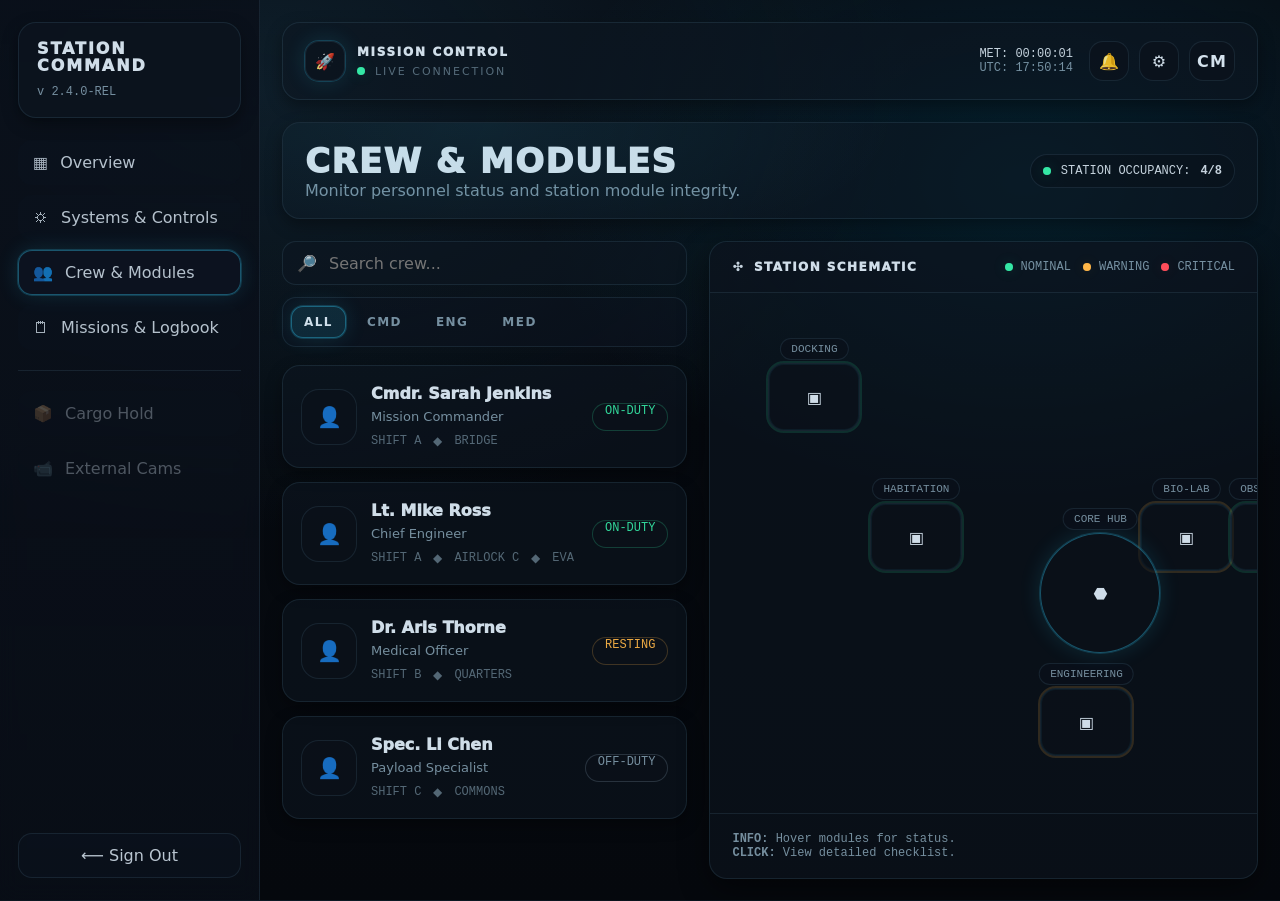
<file: crew.html>
<!doctype html>
<html lang="fr">
  <head>
    <meta charset="utf-8" />
    <meta name="viewport" content="width=device-width,initial-scale=1" />
    <meta name="color-scheme" content="dark" />
    <title>ORBITAL STATION — Crew & Modules</title>

    <link rel="stylesheet" href="css/style.css" />
  </head>

  <body class="app theme-default" data-page="crew">
    <div class="shell">
      <!-- Sidebar -->
      <aside class="sidebar" aria-label="Station command sidebar">
        <div class="sidebar__brand">
          <div class="sidebar__title">STATION<br />COMMAND</div>
          <div class="sidebar__meta">v <span>2.4.0-REL</span></div>
        </div>

        <nav class="snav" aria-label="Sidebar navigation">
          <a class="snav__item" href="index.html"><span class="snav__icon" aria-hidden="true">▦</span> Overview</a>
          <a class="snav__item" href="systems.html"><span class="snav__icon" aria-hidden="true">⛭</span> Systems &amp; Controls</a>
          <a class="snav__item is-active" href="crew.html"><span class="snav__icon" aria-hidden="true">👥</span> Crew &amp; Modules</a>
          <a class="snav__item" href="missions.html"><span class="snav__icon" aria-hidden="true">🗒</span> Missions &amp; Logbook</a>

          <div class="snav__divider"></div>

          <a class="snav__item" href="#" aria-disabled="true"><span class="snav__icon" aria-hidden="true">📦</span> Cargo Hold</a>
          <a class="snav__item" href="#" aria-disabled="true"><span class="snav__icon" aria-hidden="true">📹</span> External Cams</a>
        </nav>

        <div class="sidebar__footer">
          <button class="snav__logout" id="signOutBtn" type="button">⟵ Sign Out</button>
        </div>
      </aside>

      <!-- Main content -->
      <main class="content">
        <header class="content__topbar" aria-label="Mission control topbar">
          <div class="mc">
            <div class="mc__icon" aria-hidden="true">🚀</div>
            <div class="mc__text">
              <div class="mc__title">MISSION CONTROL</div>
              <div class="mc__sub"><span class="dot dot--green" aria-hidden="true"></span> LIVE CONNECTION</div>
            </div>
          </div>

          <div class="content__topbarRight">
            <div class="timepair">
              <div>MET: <span id="metTime">--:--:--</span></div>
              <div class="muted">UTC: <span id="utcTime">--:--:--</span></div>
            </div>
            <button class="iconbtn" type="button" aria-label="Notifications">🔔</button>
            <button class="iconbtn" type="button" aria-label="Settings">⚙</button>
            <button class="chipbtn" type="button" aria-label="Commander profile">CM</button>
          </div>
        </header>

        <section class="pagehead pagehead--split">
          <div>
            <h1 class="pagehead__title">CREW &amp; MODULES</h1>
            <p class="pagehead__subtitle">Monitor personnel status and station module integrity.</p>
          </div>

          <div class="pagehead__right">
            <div class="pill">
              <span class="dot dot--green" aria-hidden="true"></span>
              STATION OCCUPANCY: <strong id="occupancy">--/--</strong>
            </div>
          </div>
        </section>

        <section class="grid2 grid2--crew">
          <!-- Left column: crew list -->
          <div class="crewcol">
            <div class="crewtools" aria-label="Crew filters">
              <div class="search">
                <span class="search__icon" aria-hidden="true">🔎</span>
                <input id="crewSearch" class="search__input" type="search" placeholder="Search crew..." />
              </div>

              <div class="segmented" role="tablist" aria-label="Crew role filter">
                <button class="segmented__btn is-active" data-role="all" type="button" role="tab" aria-selected="true">ALL</button>
                <button class="segmented__btn" data-role="cmd" type="button" role="tab" aria-selected="false">CMD</button>
                <button class="segmented__btn" data-role="eng" type="button" role="tab" aria-selected="false">ENG</button>
                <button class="segmented__btn" data-role="med" type="button" role="tab" aria-selected="false">MED</button>
              </div>
            </div>

            <div class="crewlist" id="crewList" aria-label="Crew list">
              <!-- JS injects crew cards -->
            </div>
          </div>

          <!-- Right column: station schematic -->
          <div class="schematic" aria-label="Station schematic">
            <header class="schematic__header">
              <div class="schematic__title">
                <span class="icon" aria-hidden="true">✣</span>
                STATION SCHEMATIC
              </div>
              <div class="legend" aria-label="Status legend">
                <span class="legend__item"><span class="dot dot--green" aria-hidden="true"></span> NOMINAL</span>
                <span class="legend__item"><span class="dot dot--amber" aria-hidden="true"></span> WARNING</span>
                <span class="legend__item"><span class="dot dot--red" aria-hidden="true"></span> CRITICAL</span>
              </div>
            </header>

            <div class="schematic__canvas" id="moduleMap" aria-label="Modules map">
              <!-- JS builds clickable module nodes -->
            </div>

            <div class="schematic__hint" role="note">
              <strong>INFO:</strong> Hover modules for status.<br />
              <strong>CLICK:</strong> View detailed checklist.
            </div>
          </div>
        </section>
      </main>
    </div>

    <!-- Module Modal -->
    <div class="modal" id="moduleModal" role="dialog" aria-modal="true" aria-hidden="true" aria-labelledby="moduleModalTitle">
      <div class="modal__backdrop" data-close="modal" tabindex="-1"></div>

      <div class="modal__panel" role="document">
        <header class="modal__header">
          <div>
            <div class="modal__kicker">MODULE</div>
            <h2 class="modal__title" id="moduleModalTitle">—</h2>
          </div>
          <button class="iconbtn" type="button" aria-label="Close modal" data-close="modal">✕</button>
        </header>

        <div class="modal__body">
          <p class="modal__desc" id="moduleModalDesc">—</p>

          <div class="checklist">
            <div class="checklist__title">CHECKLIST</div>
            <div class="checklist__items" id="moduleChecklist">
              <!-- JS injects checklist items -->
            </div>
          </div>
        </div>

        <footer class="modal__footer">
          <button class="btn btn--ghost" type="button" data-close="modal">CLOSE</button>
          <button class="btn btn--primary" id="saveChecklistBtn" type="button">SAVE</button>
        </footer>
      </div>
    </div>

    <script type="module" src="js/main.js"></script>
    <script type="module" src="js/sim.js"></script>
    <script type="module" src="js/crew.js"></script>
  </body>
</html>
</file>
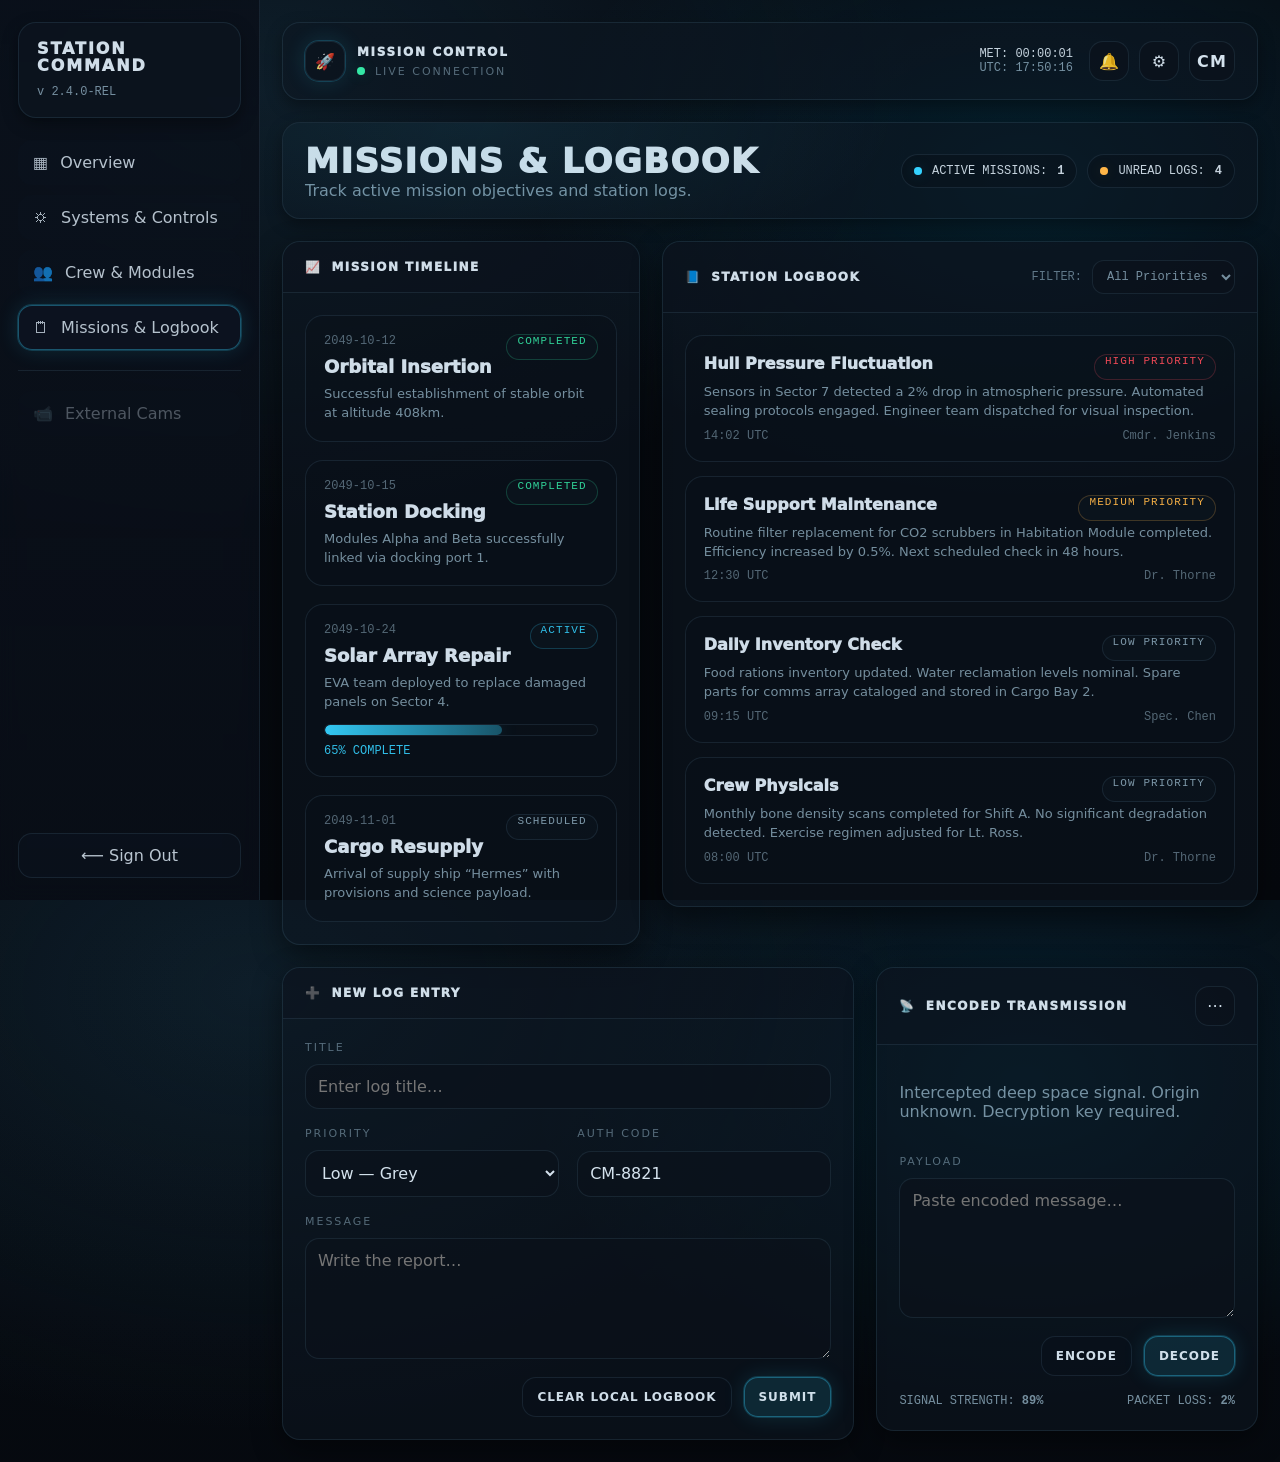
<file: missions.html>
<!doctype html>
<html lang="fr">
  <head>
    <meta charset="utf-8" />
    <meta name="viewport" content="width=device-width,initial-scale=1" />
    <meta name="color-scheme" content="dark" />
    <title>ORBITAL STATION — Missions & Logbook</title>

    <link rel="stylesheet" href="css/style.css" />
  </head>

  <body class="app theme-default" data-page="missions">
    <div class="shell">
      <!-- Sidebar -->
      <aside class="sidebar" aria-label="Station command sidebar">
        <div class="sidebar__brand">
          <div class="sidebar__title">STATION<br />COMMAND</div>
          <div class="sidebar__meta">v <span>2.4.0-REL</span></div>
        </div>

        <nav class="snav" aria-label="Sidebar navigation">
          <a class="snav__item" href="index.html"><span class="snav__icon" aria-hidden="true">▦</span> Overview</a>
          <a class="snav__item" href="systems.html"><span class="snav__icon" aria-hidden="true">⛭</span> Systems &amp; Controls</a>
          <a class="snav__item" href="crew.html"><span class="snav__icon" aria-hidden="true">👥</span> Crew &amp; Modules</a>
          <a class="snav__item is-active" href="missions.html"><span class="snav__icon" aria-hidden="true">🗒</span> Missions &amp; Logbook</a>

          <div class="snav__divider"></div>

          <a class="snav__item" href="#" aria-disabled="true"><span class="snav__icon" aria-hidden="true">📹</span> External Cams</a>
        </nav>

        <div class="sidebar__footer">
          <button class="snav__logout" id="signOutBtn" type="button">⟵ Sign Out</button>
        </div>
      </aside>

      <!-- Main content -->
      <main class="content">
        <header class="content__topbar" aria-label="Mission control topbar">
          <div class="mc">
            <div class="mc__icon" aria-hidden="true">🚀</div>
            <div class="mc__text">
              <div class="mc__title">MISSION CONTROL</div>
              <div class="mc__sub"><span class="dot dot--green" aria-hidden="true"></span> LIVE CONNECTION</div>
            </div>
          </div>

          <div class="content__topbarRight">
            <div class="timepair">
              <div>MET: <span id="metTime">--:--:--</span></div>
              <div class="muted">UTC: <span id="utcTime">--:--:--</span></div>
            </div>
            <button class="iconbtn" type="button" aria-label="Notifications">🔔</button>
            <button class="iconbtn" type="button" aria-label="Settings">⚙</button>
            <button class="chipbtn" type="button" aria-label="Commander profile">CM</button>
          </div>
        </header>

        <section class="pagehead pagehead--split">
          <div>
            <h1 class="pagehead__title">MISSIONS &amp; LOGBOOK</h1>
            <p class="pagehead__subtitle">Track active mission objectives and station logs.</p>
          </div>

          <div class="pagehead__right">
            <div class="pill">
              <span class="dot dot--cyan" aria-hidden="true"></span>
              ACTIVE MISSIONS: <strong id="activeMissions">0</strong>
            </div>
            <div class="pill">
              <span class="dot dot--amber" aria-hidden="true"></span>
              UNREAD LOGS: <strong id="unreadLogs">0</strong>
            </div>
          </div>
        </section>

        <section class="grid2 grid2--missions">
          <!-- Left: mission timeline -->
          <section class="timeline" aria-label="Mission timeline">
            <header class="panelhead">
              <div class="panelhead__title">
                <span class="icon" aria-hidden="true">📈</span>
                MISSION TIMELINE
              </div>
            </header>

            <div class="timeline__body" id="missionTimeline">
              <!-- JS injects mission cards -->
            </div>
          </section>

          <!-- Right: station logbook -->
          <section class="logbook" aria-label="Station logbook">
            <header class="panelhead panelhead--split">
              <div class="panelhead__title">
                <span class="icon" aria-hidden="true">📘</span>
                STATION LOGBOOK
              </div>

              <div class="panelhead__right">
                <label class="select" aria-label="Filter log priorities">
                  <span class="select__label">FILTER:</span>
                  <select id="logFilter">
                    <option value="all">All Priorities</option>
                    <option value="high">High</option>
                    <option value="medium">Medium</option>
                    <option value="low">Low</option>
                  </select>
                </label>
              </div>
            </header>

            <div class="logbook__list" id="logList" aria-label="Log entries">
              <!-- JS injects log entries -->
            </div>
          </section>
        </section>

        <section class="grid2 grid2--lower">
          <!-- New log entry -->
          <section class="formcard" aria-label="New log entry">
            <header class="panelhead">
              <div class="panelhead__title">
                <span class="icon" aria-hidden="true">➕</span>
                NEW LOG ENTRY
              </div>
            </header>

            <form class="form" id="logForm">
              <div class="field">
                <label class="field__label" for="logTitle">TITLE</label>
                <input class="field__input" id="logTitle" name="title" type="text" placeholder="Enter log title…" required />
              </div>

              <div class="form__row">
                <div class="field">
                  <label class="field__label" for="logPriority">PRIORITY</label>
                  <select class="field__input" id="logPriority" name="priority">
                    <option value="low">Low — Grey</option>
                    <option value="medium">Medium — Amber</option>
                    <option value="high">High — Red</option>
                  </select>
                </div>

                <div class="field">
                  <label class="field__label" for="authCode">AUTH CODE</label>
                  <input class="field__input" id="authCode" name="auth" type="text" value="CM-8821" />
                </div>
              </div>

              <div class="field">
                <label class="field__label" for="logMessage">MESSAGE</label>
                <textarea class="field__input field__input--textarea" id="logMessage" name="message" rows="5" placeholder="Write the report…" required></textarea>
              </div>

              <div class="form__actions">
                <button class="btn btn--ghost" id="clearLogBtn" type="button">CLEAR LOCAL LOGBOOK</button>
                <button class="btn btn--primary" type="submit">SUBMIT</button>
              </div>
            </form>
          </section>

          <!-- Encoded transmission -->
          <section class="transmission" aria-label="Encoded transmission">
            <header class="panelhead panelhead--split">
              <div class="panelhead__title">
                <span class="icon" aria-hidden="true">📡</span>
                ENCODED TRANSMISSION
              </div>
              <button class="iconbtn" id="txMenuBtn" type="button" aria-label="Transmission options">⋯</button>
            </header>

            <div class="transmission__body">
              <p class="muted">
                Intercepted deep space signal. Origin unknown. Decryption key required.
              </p>

              <div class="field">
                <label class="field__label" for="txInput">PAYLOAD</label>
                <textarea class="field__input field__input--textarea" id="txInput" rows="6" placeholder="Paste encoded message…"></textarea>
              </div>

              <div class="form__actions">
                <button class="btn btn--ghost" id="txEncodeBtn" type="button">ENCODE</button>
                <button class="btn btn--primary" id="txDecodeBtn" type="button">DECODE</button>
              </div>

              <div class="transmission__footer">
                <div class="muted">SIGNAL STRENGTH: <strong id="signalStrength">--%</strong></div>
                <div class="muted">PACKET LOSS: <strong id="packetLoss">--%</strong></div>
              </div>
            </div>
          </section>
        </section>
      </main>
    </div>

    <script type="module" src="js/main.js"></script>
    <script type="module" src="js/missions.js"></script>
  </body>
</html>
</file>
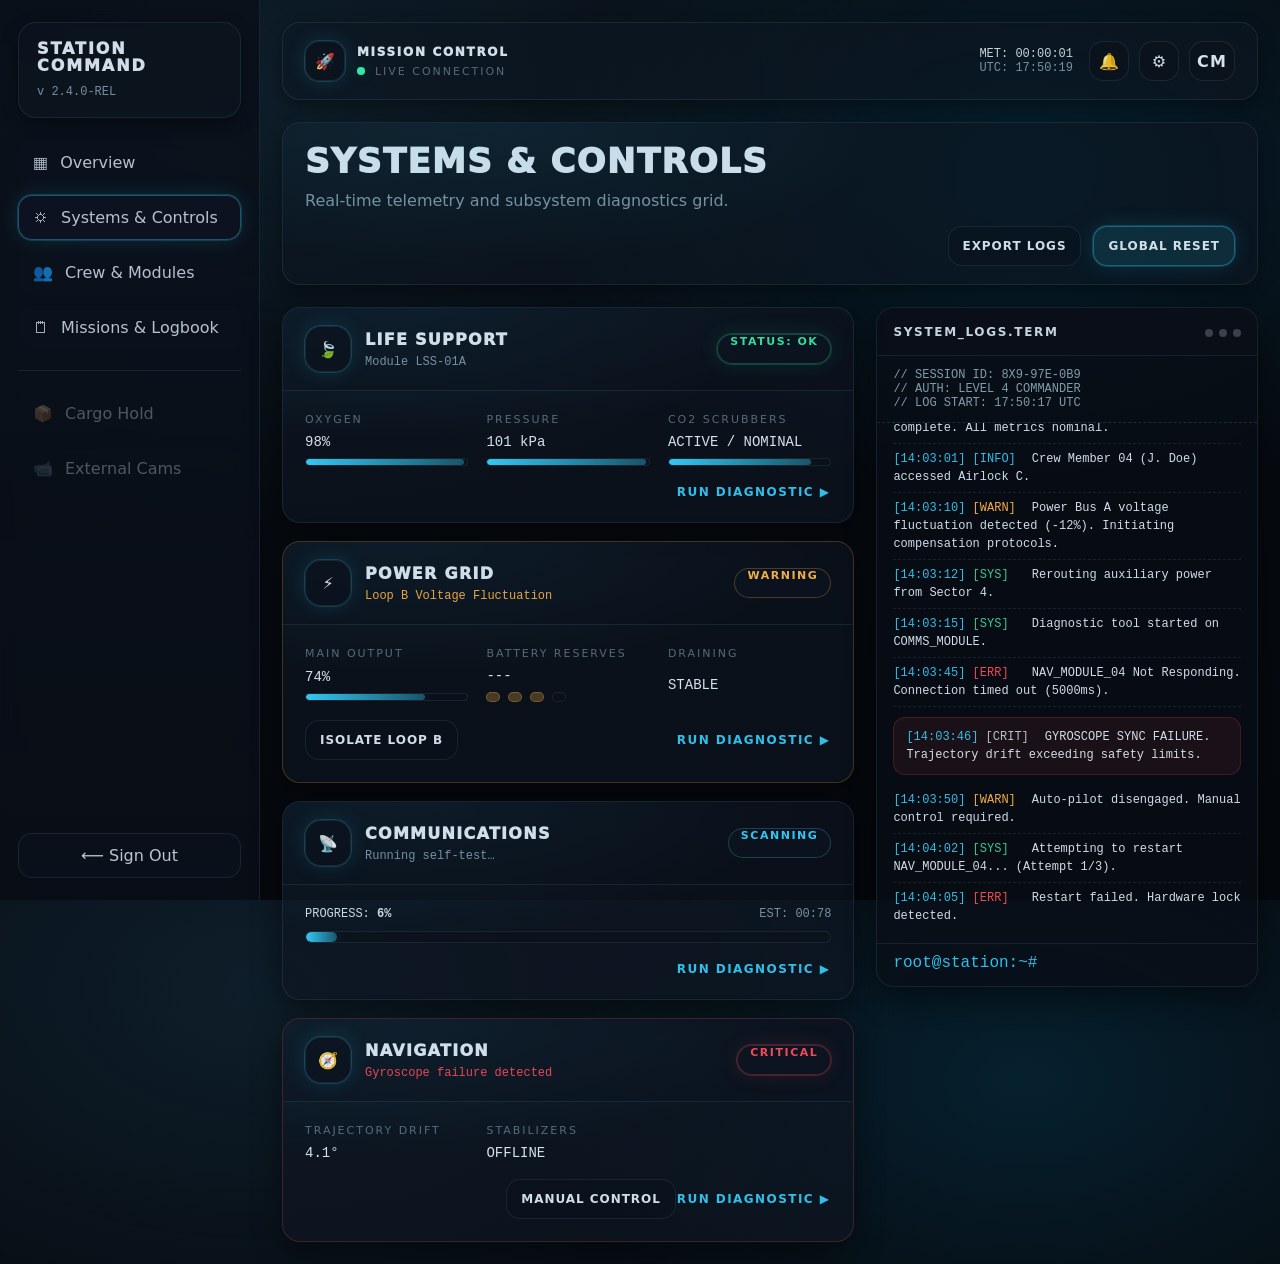
<file: systems.html>
<!doctype html>
<html lang="fr">
  <head>
    <meta charset="utf-8" />
    <meta name="viewport" content="width=device-width,initial-scale=1" />
    <meta name="color-scheme" content="dark" />
    <title>ORBITAL STATION — Systems & Controls</title>

    <link rel="stylesheet" href="css/style.css" />
  </head>

  <body class="app theme-default" data-page="systems">
    <div class="shell">
      <!-- Sidebar -->
      <aside class="sidebar" aria-label="Station command sidebar">
        <div class="sidebar__brand">
          <div class="sidebar__title">STATION<br />COMMAND</div>
          <div class="sidebar__meta">v <span id="sideVersion">2.4.0-REL</span></div>
        </div>

        <nav class="snav" aria-label="Sidebar navigation">
          <a class="snav__item" href="index.html">
            <span class="snav__icon" aria-hidden="true">▦</span> Overview
          </a>
          <a class="snav__item is-active" href="systems.html">
            <span class="snav__icon" aria-hidden="true">⛭</span> Systems &amp; Controls
          </a>
          <a class="snav__item" href="crew.html">
            <span class="snav__icon" aria-hidden="true">👥</span> Crew &amp; Modules
          </a>
          <a class="snav__item" href="missions.html">
            <span class="snav__icon" aria-hidden="true">🗒</span> Missions &amp; Logbook
          </a>

          <div class="snav__divider"></div>

          <a class="snav__item" href="#" aria-disabled="true">
            <span class="snav__icon" aria-hidden="true">📦</span> Cargo Hold
          </a>
          <a class="snav__item" href="#" aria-disabled="true">
            <span class="snav__icon" aria-hidden="true">📹</span> External Cams
          </a>
        </nav>

        <div class="sidebar__footer">
          <button class="snav__logout" id="signOutBtn" type="button">⟵ Sign Out</button>
        </div>
      </aside>

      <!-- Main content -->
      <main class="content">
        <header class="content__topbar" aria-label="Mission control topbar">
          <div class="mc">
            <div class="mc__icon" aria-hidden="true">🚀</div>
            <div class="mc__text">
              <div class="mc__title">MISSION CONTROL</div>
              <div class="mc__sub">
                <span class="dot dot--green" aria-hidden="true"></span>
                LIVE CONNECTION
              </div>
            </div>
          </div>

          <div class="content__topbarRight">
            <div class="timepair">
              <div>MET: <span id="metTime">--:--:--</span></div>
              <div class="muted">UTC: <span id="utcTime">--:--:--</span></div>
            </div>
            <button class="iconbtn" type="button" aria-label="Notifications">🔔</button>
            <button class="iconbtn" type="button" aria-label="Settings">⚙</button>
            <button class="chipbtn" type="button" aria-label="Commander profile">CM</button>
          </div>
        </header>

        <section class="pagehead">
          <h1 class="pagehead__title">SYSTEMS &amp; CONTROLS</h1>
          <p class="pagehead__subtitle">Real-time telemetry and subsystem diagnostics grid.</p>

          <div class="pagehead__actions">
            <button class="btn btn--ghost" id="exportLogsBtn" type="button">EXPORT LOGS</button>
            <button class="btn btn--primary" id="globalResetBtn" type="button">GLOBAL RESET</button>
          </div>
        </section>

        <section class="grid2">
          <!-- Left column: system cards -->
          <div class="stack">
            <!-- Life Support -->
            <article class="syscard" id="sys-life-support" data-system="lifeSupport">
              <header class="syscard__header">
                <div class="syscard__left">
                  <div class="syscard__icon" aria-hidden="true">🍃</div>
                  <div>
                    <div class="syscard__title">LIFE SUPPORT</div>
                    <div class="syscard__meta">Module <span class="muted">LSS-01A</span></div>
                  </div>
                </div>

                <div class="badge badge--ok" id="lifeSupportStatus">STATUS: OK</div>
              </header>

              <div class="syscard__body">
                <div class="metricrow">
                  <div class="metric">
                    <div class="metric__label">OXYGEN</div>
                    <div class="metric__value"><span id="lsO2">--</span>%</div>
                    <div class="bar"><div class="bar__fill" id="lsO2Bar"></div></div>
                  </div>

                  <div class="metric">
                    <div class="metric__label">PRESSURE</div>
                    <div class="metric__value"><span id="lsPressure">--</span> kPa</div>
                    <div class="bar"><div class="bar__fill" id="lsPressureBar"></div></div>
                  </div>

                  <div class="metric">
                    <div class="metric__label">CO2 SCRUBBERS</div>
                    <div class="metric__value" id="lsCo2State">ACTIVE / NOMINAL</div>
                    <div class="bar"><div class="bar__fill" id="lsCo2Bar"></div></div>
                  </div>
                </div>

                <div class="syscard__footer">
                  <button class="btn btn--link" data-action="diagnostic" data-target="lifeSupport" type="button">
                    RUN DIAGNOSTIC <span aria-hidden="true">▶</span>
                  </button>
                </div>
              </div>
            </article>

            <!-- Power Grid -->
            <article class="syscard syscard--warn" id="sys-power-grid" data-system="power">
              <header class="syscard__header">
                <div class="syscard__left">
                  <div class="syscard__icon" aria-hidden="true">⚡</div>
                  <div>
                    <div class="syscard__title">POWER GRID</div>
                    <div class="syscard__meta warntext">Loop B Voltage Fluctuation</div>
                  </div>
                </div>

                <div class="badge badge--warn" id="powerStatus">WARNING</div>
              </header>

              <div class="syscard__body">
                <div class="metricrow">
                  <div class="metric">
                    <div class="metric__label">MAIN OUTPUT</div>
                    <div class="metric__value"><span id="pwOutput">--</span>%</div>
                    <div class="bar"><div class="bar__fill" id="pwOutputBar"></div></div>
                  </div>

                  <div class="metric">
                    <div class="metric__label">BATTERY RESERVES</div>
                    <div class="metric__value" id="pwBatteries">---</div>
                    <div class="pillrow" id="pwBatteryPips" aria-label="Battery pips"></div>
                  </div>

                  <div class="metric">
                    <div class="metric__label">DRAINING</div>
                    <div class="metric__value" id="pwDrainState">—</div>
                  </div>
                </div>

                <div class="syscard__footer syscard__footer--split">
                  <button class="btn btn--ghost" data-action="isolate" data-target="power" type="button">
                    ISOLATE LOOP B
                  </button>
                  <button class="btn btn--link" data-action="diagnostic" data-target="power" type="button">
                    RUN DIAGNOSTIC <span aria-hidden="true">▶</span>
                  </button>
                </div>
              </div>
            </article>

            <!-- Communications -->
            <article class="syscard" id="sys-comms" data-system="comms">
              <header class="syscard__header">
                <div class="syscard__left">
                  <div class="syscard__icon" aria-hidden="true">📡</div>
                  <div>
                    <div class="syscard__title">COMMUNICATIONS</div>
                    <div class="syscard__meta" id="commsSub">Running self-test…</div>
                  </div>
                </div>

                <div class="badge badge--scan" id="commsStatus">SCANNING</div>
              </header>

              <div class="syscard__body">
                <div class="progressblock" aria-label="Comms diagnostic progress">
                  <div class="progressblock__meta">
                    <div>PROGRESS: <strong id="commsProgressPct">0%</strong></div>
                    <div class="muted">EST: <span id="commsEta">--:--</span></div>
                  </div>
                  <div class="bar bar--thick">
                    <div class="bar__fill" id="commsProgressBar"></div>
                  </div>
                </div>

                <div class="syscard__footer">
                  <button class="btn btn--link" data-action="diagnostic" data-target="comms" type="button">
                    RUN DIAGNOSTIC <span aria-hidden="true">▶</span>
                  </button>
                </div>
              </div>
            </article>

            <!-- Navigation -->
            <article class="syscard syscard--crit" id="sys-nav" data-system="nav">
              <header class="syscard__header">
                <div class="syscard__left">
                  <div class="syscard__icon" aria-hidden="true">🧭</div>
                  <div>
                    <div class="syscard__title">NAVIGATION</div>
                    <div class="syscard__meta crittext">Gyroscope failure detected</div>
                  </div>
                </div>

                <div class="badge badge--crit" id="navStatus">CRITICAL</div>
              </header>

              <div class="syscard__body">
                <div class="metricrow">
                  <div class="metric">
                    <div class="metric__label">TRAJECTORY DRIFT</div>
                    <div class="metric__value"><span id="navDrift">--</span>°</div>
                  </div>
                  <div class="metric">
                    <div class="metric__label">STABILIZERS</div>
                    <div class="metric__value" id="navStabilizers">OFFLINE</div>
                  </div>
                </div>

                <div class="syscard__footer">
                  <button class="btn btn--ghost" data-action="manual" data-target="nav" type="button">
                    MANUAL CONTROL
                  </button>
                  <button class="btn btn--link" data-action="diagnostic" data-target="nav" type="button">
                    RUN DIAGNOSTIC <span aria-hidden="true">▶</span>
                  </button>
                </div>
              </div>
            </article>
          </div>

          <!-- Right column: terminal log -->
          <aside class="terminal" aria-label="System logs terminal">
            <header class="terminal__header">
              <div class="terminal__title">SYSTEM_LOGS.TERM</div>
              <div class="terminal__dots" aria-hidden="true">
                <span></span><span></span><span></span>
              </div>
            </header>

            <div class="terminal__meta">
              <div>// SESSION ID: <span id="sessionId">---</span></div>
              <div>// AUTH: <span id="authLevel">LEVEL 4 COMMANDER</span></div>
              <div>// LOG START: <span id="logStart">--:--:-- UTC</span></div>
            </div>

            <div class="terminal__body" id="systemsLog" role="log" aria-live="polite" aria-relevant="additions">
              <!-- JS injects terminal lines -->
            </div>

            <div class="terminal__prompt" aria-hidden="true">root@station:~#</div>
          </aside>
        </section>
      </main>
    </div>

    <script type="module" src="js/main.js"></script>
    <script type="module" src="js/sim.js"></script>
    <script type="module" src="js/systems.js"></script>
  </body>
</html>
</file>
<file: css/style.css>
/* =========================================================
   ORBITAL STATION — Design System (extrait des maquettes)
   File: css/style.css
   ========================================================= */

/* ------------- Reset & base ------------- */
*,
*::before,
*::after {
  box-sizing: border-box;
}

html,
body {
  height: 100%;
}

html {
  color-scheme: dark;
}

body {
  margin: 0;
  font-family: ui-sans-serif, system-ui, -apple-system, Segoe UI, Roboto, Helvetica, Arial, "Apple Color Emoji",
    "Segoe UI Emoji";
  background: radial-gradient(1200px 800px at 20% 10%, rgba(26, 65, 86, 0.35), transparent 55%),
    radial-gradient(900px 600px at 80% 20%, rgba(0, 190, 255, 0.12), transparent 55%),
    linear-gradient(180deg, #070b12 0%, #060a10 45%, #05080d 100%);
  color: var(--text);
}

a {
  color: inherit;
  text-decoration: none;
}

button,
input,
select,
textarea {
  font: inherit;
  color: inherit;
}

button {
  cursor: pointer;
}

:focus-visible {
  outline: 2px solid rgba(71, 224, 255, 0.85);
  outline-offset: 2px;
}

::selection {
  background: rgba(55, 206, 255, 0.25);
}

/* ------------- Tokens ------------- */
:root {
  /* Core palette */
  --bg-0: #05080d;
  --bg-1: #070b12;
  --bg-2: #0a101a;
  --bg-3: #0e1622;

  --panel: rgba(14, 22, 34, 0.72);
  --panel-strong: rgba(14, 22, 34, 0.9);
  --panel-soft: rgba(14, 22, 34, 0.55);

  --stroke: rgba(120, 180, 210, 0.18);
  --stroke-strong: rgba(120, 180, 210, 0.28);
  --stroke-soft: rgba(120, 180, 210, 0.12);

  --text: rgba(230, 244, 255, 0.9);
  --muted: rgba(175, 210, 230, 0.65);
  --muted2: rgba(175, 210, 230, 0.45);

  --cyan: #35d2ff;
  --cyan2: #1aa4d7;
  --green: #35e7a5;
  --amber: #ffb648;
  --red: #ff4d5a;
  --blue: #58a7ff;

  /* Shadows / glows */
  --shadow-lg: 0 18px 60px rgba(0, 0, 0, 0.55);
  --shadow-md: 0 10px 30px rgba(0, 0, 0, 0.45);
  --shadow-sm: 0 6px 16px rgba(0, 0, 0, 0.35);

  --glow-cyan: 0 0 0 1px rgba(53, 210, 255, 0.18), 0 0 22px rgba(53, 210, 255, 0.14);
  --glow-green: 0 0 0 1px rgba(53, 231, 165, 0.18), 0 0 22px rgba(53, 231, 165, 0.12);
  --glow-red: 0 0 0 1px rgba(255, 77, 90, 0.22), 0 0 22px rgba(255, 77, 90, 0.12);

  /* Radii */
  --r-xl: 18px;
  --r-lg: 14px;
  --r-md: 12px;
  --r-sm: 10px;

  /* Spacing */
  --s-1: 6px;
  --s-2: 10px;
  --s-3: 14px;
  --s-4: 18px;
  --s-5: 22px;
  --s-6: 28px;

  /* Typography */
  --mono: ui-monospace, SFMono-Regular, Menlo, Monaco, Consolas, "Liberation Mono", "Courier New", monospace;

  /* Layout */
  --topbar-h: 72px;
  --sidebar-w: 260px;

  /* Motion */
  --dur-fast: 120ms;
  --dur: 220ms;
  --dur-slow: 520ms;
  --ease: cubic-bezier(0.2, 0.8, 0.2, 1);

  /* HUD overlays */
  --scanlines: linear-gradient(
    180deg,
    rgba(255, 255, 255, 0.03) 0px,
    rgba(255, 255, 255, 0.03) 1px,
    transparent 2px
  );
}

/* Red Alert theme toggled by JS on <body> */
body.theme-alert {
  --cyan: #ff4d5a;
  --cyan2: #ff7a84;
  --green: #ff4d5a;
  --glow-cyan: var(--glow-red);
}

/* Reduced motion */
@media (prefers-reduced-motion: reduce) {
  * {
    animation-duration: 0.001ms !important;
    animation-iteration-count: 1 !important;
    transition-duration: 0.001ms !important;
    scroll-behavior: auto !important;
  }
}

/* ------------- Helpers ------------- */
.muted {
  color: var(--muted);
}

.sep {
  opacity: 0.5;
  padding: 0 8px;
}

.icon {
  opacity: 0.95;
}

.dot {
  display: inline-block;
  width: 8px;
  height: 8px;
  border-radius: 999px;
  box-shadow: 0 0 0 1px rgba(255, 255, 255, 0.12) inset, 0 0 12px rgba(255, 255, 255, 0.06);
}

.dot--cyan {
  background: var(--cyan);
  box-shadow: 0 0 0 1px rgba(53, 210, 255, 0.2) inset, 0 0 14px rgba(53, 210, 255, 0.18);
}

.dot--green {
  background: var(--green);
  box-shadow: 0 0 0 1px rgba(53, 231, 165, 0.2) inset, 0 0 14px rgba(53, 231, 165, 0.18);
}

.dot--amber {
  background: var(--amber);
  box-shadow: 0 0 0 1px rgba(255, 182, 72, 0.2) inset, 0 0 14px rgba(255, 182, 72, 0.12);
}

.dot--red {
  background: var(--red);
  box-shadow: 0 0 0 1px rgba(255, 77, 90, 0.22) inset, 0 0 14px rgba(255, 77, 90, 0.12);
}

/* ------------- App layout ------------- */
.app {
  min-height: 100%;
}

.shell {
  display: grid;
  grid-template-columns: var(--sidebar-w) 1fr;
  min-height: 100vh;
}

.content {
  min-width: 0;
  padding: var(--s-5);
}

/* ------------- Topbar (dashboard page) ------------- */
.topbar {
  position: sticky;
  top: 0;
  z-index: 40;
  height: var(--topbar-h);
  display: grid;
  grid-template-columns: 360px 1fr 360px;
  align-items: center;
  gap: var(--s-4);
  padding: 0 var(--s-5);
  border-bottom: 1px solid var(--stroke-soft);
  background: linear-gradient(180deg, rgba(11, 17, 26, 0.92), rgba(11, 17, 26, 0.72));
  backdrop-filter: blur(10px);
}

.brand {
  display: flex;
  align-items: center;
  gap: var(--s-3);
  min-width: 0;
}

.brand__mark {
  width: 44px;
  height: 44px;
  border-radius: 14px;
  display: grid;
  place-items: center;
  background: radial-gradient(circle at 30% 30%, rgba(53, 210, 255, 0.2), transparent 65%),
    rgba(9, 14, 22, 0.6);
  border: 1px solid var(--stroke);
  box-shadow: var(--glow-cyan);
}

.brand__title {
  font-weight: 800;
  letter-spacing: 0.08em;
  font-size: 14px;
  white-space: nowrap;
}

.brand__subtitle {
  font-size: 12px;
  letter-spacing: 0.18em;
  color: var(--muted);
  white-space: nowrap;
}

.topbar__nav {
  display: flex;
  justify-content: center;
  gap: 14px;
}

.navpill {
  display: inline-flex;
  align-items: center;
  gap: 10px;
  height: 44px;
  padding: 0 18px;
  border-radius: 14px;
  background: rgba(11, 17, 26, 0.55);
  border: 1px solid var(--stroke-soft);
  color: var(--muted);
  transition: transform var(--dur-fast) var(--ease), border-color var(--dur) var(--ease), color var(--dur) var(--ease),
    box-shadow var(--dur) var(--ease);
}

.navpill:hover {
  border-color: var(--stroke-strong);
  color: var(--text);
  box-shadow: 0 0 0 1px rgba(53, 210, 255, 0.12);
  transform: translateY(-1px);
}

.navpill.is-active {
  color: var(--text);
  border-color: rgba(53, 210, 255, 0.35);
  box-shadow: var(--glow-cyan);
  background: rgba(11, 17, 26, 0.7);
}

.navpill__icon {
  opacity: 0.9;
}

.topbar__right {
  display: flex;
  align-items: center;
  justify-content: flex-end;
  gap: var(--s-3);
}

.clock {
  display: grid;
  gap: 3px;
  text-align: right;
}

.clock__label {
  font-size: 11px;
  letter-spacing: 0.18em;
  color: var(--muted2);
}

.clock__value {
  font-family: var(--mono);
  font-size: 18px;
  letter-spacing: 0.08em;
}

.statuschip {
  height: 40px;
  padding: 0 14px;
  border-radius: 14px;
  border: 1px solid var(--stroke-soft);
  background: rgba(11, 17, 26, 0.55);
  display: inline-flex;
  align-items: center;
  gap: 10px;
  box-shadow: var(--shadow-sm);
}

.statuschip__dot {
  width: 10px;
  height: 10px;
  border-radius: 999px;
  background: var(--green);
  box-shadow: 0 0 0 1px rgba(53, 231, 165, 0.25) inset, 0 0 16px rgba(53, 231, 165, 0.18);
}

.statuschip--ok .statuschip__dot {
  background: var(--green);
}

.statuschip--warn .statuschip__dot {
  background: var(--amber);
  box-shadow: 0 0 0 1px rgba(255, 182, 72, 0.25) inset, 0 0 16px rgba(255, 182, 72, 0.14);
}

.statuschip--crit .statuschip__dot {
  background: var(--red);
  box-shadow: 0 0 0 1px rgba(255, 77, 90, 0.25) inset, 0 0 16px rgba(255, 77, 90, 0.14);
}

.statuschip__label {
  font-weight: 800;
  letter-spacing: 0.12em;
  font-size: 12px;
  color: var(--text);
}

.iconbtn,
.avatarbtn,
.chipbtn {
  border: 1px solid var(--stroke-soft);
  background: rgba(11, 17, 26, 0.55);
  border-radius: 14px;
  height: 40px;
  display: inline-grid;
  place-items: center;
  transition: border-color var(--dur) var(--ease), transform var(--dur-fast) var(--ease), box-shadow var(--dur) var(--ease);
}

.iconbtn {
  width: 40px;
}

.avatarbtn {
  width: 44px;
  border-radius: 16px;
}

.avatarbtn__avatar {
  filter: saturate(1.2);
}

.chipbtn {
  width: 46px;
  font-weight: 800;
  letter-spacing: 0.08em;
  color: rgba(230, 244, 255, 0.92);
}

.iconbtn:hover,
.avatarbtn:hover,
.chipbtn:hover {
  border-color: var(--stroke-strong);
  transform: translateY(-1px);
  box-shadow: 0 0 0 1px rgba(53, 210, 255, 0.12);
}

/* ------------- Dashboard layout ------------- */
.dashboard {
  padding: var(--s-5);
  display: grid;
  grid-template-columns: minmax(0, 1fr) 360px;
  gap: var(--s-5);
}

.panel {
  border-radius: var(--r-xl);
  border: 1px solid var(--stroke-soft);
  background: var(--panel);
  box-shadow: var(--shadow-lg);
  overflow: hidden;
  position: relative;
}

.panel::before {
  content: "";
  position: absolute;
  inset: 0;
  pointer-events: none;
  background: radial-gradient(800px 400px at 20% 0%, rgba(53, 210, 255, 0.08), transparent 60%),
    radial-gradient(600px 300px at 70% 10%, rgba(53, 231, 165, 0.06), transparent 60%);
  opacity: 0.9;
}

.panel__header {
  position: relative;
  z-index: 1;
  padding: var(--s-4) var(--s-5);
  display: flex;
  align-items: flex-start;
  justify-content: space-between;
  gap: var(--s-4);
  border-bottom: 1px solid var(--stroke-soft);
  background: linear-gradient(180deg, rgba(11, 17, 26, 0.7), rgba(11, 17, 26, 0.4));
}

.panel__kicker {
  font-weight: 800;
  letter-spacing: 0.14em;
  font-size: 14px;
  display: flex;
  align-items: center;
  gap: 10px;
}

.panel__meta {
  margin-top: 8px;
  font-family: var(--mono);
  font-size: 12px;
  color: var(--muted);
}

.panel__headerRight {
  display: flex;
  align-items: center;
  gap: 12px;
}

.recchip {
  display: inline-flex;
  align-items: center;
  gap: 10px;
  height: 32px;
  padding: 0 12px;
  border-radius: 999px;
  border: 1px solid rgba(255, 77, 90, 0.22);
  background: rgba(14, 22, 34, 0.65);
}

.recchip__dot {
  width: 8px;
  height: 8px;
  border-radius: 999px;
  background: var(--red);
  box-shadow: 0 0 14px rgba(255, 77, 90, 0.25);
  animation: blink 1.4s ease-in-out infinite;
}

.recchip__label {
  font-weight: 800;
  letter-spacing: 0.14em;
  font-size: 12px;
}

@keyframes blink {
  0%,
  60% {
    opacity: 1;
  }
  70%,
  100% {
    opacity: 0.35;
  }
}

.tag {
  height: 32px;
  padding: 0 12px;
  border-radius: 999px;
  border: 1px solid var(--stroke-soft);
  background: rgba(14, 22, 34, 0.65);
  font-family: var(--mono);
  font-size: 12px;
  color: var(--muted);
  letter-spacing: 0.08em;
}

.mainview {
  position: relative;
  z-index: 1;
  padding: var(--s-4);
}

.mainview__canvasWrap {
  position: relative;
  border-radius: var(--r-lg);
  overflow: hidden;
  border: 1px solid var(--stroke-soft);
  background: rgba(0, 0, 0, 0.35);
  box-shadow: inset 0 0 0 1px rgba(53, 210, 255, 0.06);
  height: 520px;
}

.mainview__canvas {
  width: 100%;
  height: 100%;
  display: block;
}

.mainview__hud {
  position: absolute;
  inset: 0;
  pointer-events: none;
  opacity: 0.55;
}

.hud__grid {
  position: absolute;
  inset: 0;
  background: linear-gradient(rgba(53, 210, 255, 0.06) 1px, transparent 1px),
    linear-gradient(90deg, rgba(53, 210, 255, 0.06) 1px, transparent 1px);
  background-size: 56px 56px;
  mix-blend-mode: screen;
  opacity: 0.25;
}

.hud__reticle {
  position: absolute;
  inset: 0;
  background: radial-gradient(circle at 50% 50%, rgba(53, 210, 255, 0.35), transparent 38%),
    radial-gradient(circle at 50% 50%, transparent 56%, rgba(53, 210, 255, 0.14) 57%, transparent 58%);
  opacity: 0.35;
}

.mainview__toolbar {
  margin-top: var(--s-4);
  display: flex;
  align-items: flex-end;
  justify-content: space-between;
  gap: var(--s-4);
}

.toolgroup {
  display: inline-flex;
  gap: 8px;
  padding: 8px;
  border-radius: 14px;
  background: rgba(11, 17, 26, 0.5);
  border: 1px solid var(--stroke-soft);
}

.toolbtn {
  width: 40px;
  height: 40px;
  border-radius: 12px;
  border: 1px solid var(--stroke-soft);
  background: rgba(14, 22, 34, 0.65);
  transition: transform var(--dur-fast) var(--ease), border-color var(--dur) var(--ease), box-shadow var(--dur) var(--ease);
}

.toolbtn:hover {
  transform: translateY(-1px);
  border-color: rgba(53, 210, 255, 0.35);
  box-shadow: var(--glow-cyan);
}

.coords {
  min-width: 260px;
  padding: 12px 14px;
  border-radius: 14px;
  border: 1px solid var(--stroke-soft);
  background: rgba(11, 17, 26, 0.5);
}

.coords__label {
  font-size: 11px;
  letter-spacing: 0.18em;
  color: var(--muted2);
}

.coords__values {
  margin-top: 6px;
  display: flex;
  gap: 14px;
  font-family: var(--mono);
  font-size: 12px;
  color: rgba(230, 244, 255, 0.92);
}

.coords__item strong {
  color: var(--cyan);
  font-weight: 800;
}

/* Right column in dashboard */
.sidecol {
  display: grid;
  gap: var(--s-4);
  align-content: start;
}

/* ------------- Cards ------------- */
.card {
  border-radius: var(--r-xl);
  border: 1px solid var(--stroke-soft);
  background: var(--panel);
  box-shadow: var(--shadow-md);
  overflow: hidden;
  position: relative;
}

.card::before {
  content: "";
  position: absolute;
  inset: 0;
  background: radial-gradient(500px 260px at 30% 0%, rgba(53, 210, 255, 0.08), transparent 60%);
  pointer-events: none;
}

.card__row {
  position: relative;
  z-index: 1;
  display: flex;
  gap: var(--s-3);
  padding: var(--s-4);
  align-items: flex-start;
}

.iconbadge {
  width: 40px;
  height: 40px;
  border-radius: 14px;
  display: grid;
  place-items: center;
  border: 1px solid var(--stroke-soft);
  background: rgba(11, 17, 26, 0.5);
}

.iconbadge--ok {
  box-shadow: var(--glow-green);
  border-color: rgba(53, 231, 165, 0.28);
}

.card__title {
  font-weight: 900;
  letter-spacing: 0.14em;
  font-size: 12px;
}

.card__desc {
  margin: 8px 0 0 0;
  color: var(--muted);
  font-size: 13px;
  line-height: 1.45;
}

.card__header {
  position: relative;
  z-index: 1;
  display: flex;
  justify-content: space-between;
  align-items: center;
  padding: var(--s-4);
  border-bottom: 1px solid var(--stroke-soft);
  background: rgba(11, 17, 26, 0.35);
}

.card__headerTitle {
  display: inline-flex;
  gap: 10px;
  align-items: center;
  font-weight: 900;
  letter-spacing: 0.14em;
  font-size: 12px;
}

.statusdot {
  width: 10px;
  height: 10px;
  border-radius: 999px;
  background: var(--green);
  box-shadow: 0 0 14px rgba(53, 231, 165, 0.18);
}

.statusdot--ok {
  background: var(--cyan);
  box-shadow: 0 0 14px rgba(53, 210, 255, 0.18);
}

.card__body {
  position: relative;
  z-index: 1;
  padding: var(--s-4);
}

.card__footer {
  position: relative;
  z-index: 1;
  padding: var(--s-3) var(--s-4);
  border-top: 1px solid var(--stroke-soft);
  background: rgba(11, 17, 26, 0.28);
}

.buildmeta {
  display: flex;
  justify-content: space-between;
  font-family: var(--mono);
  font-size: 11px;
  letter-spacing: 0.08em;
  color: var(--muted);
}

/* ------------- Toggles ------------- */
.toggleRow {
  display: flex;
  justify-content: space-between;
  align-items: center;
  gap: var(--s-4);
  padding: 12px 0;
}

.toggleRow__title {
  font-weight: 800;
  letter-spacing: 0.12em;
  font-size: 12px;
}

.toggleRow__hint {
  margin-top: 6px;
  color: var(--muted2);
  font-size: 12px;
}

.divider {
  height: 1px;
  background: var(--stroke-soft);
  margin: 12px 0;
}

.switch {
  position: relative;
  display: inline-flex;
  align-items: center;
  width: 56px;
  height: 28px;
}

.switch input {
  position: absolute;
  opacity: 0;
  inset: 0;
}

.switch__ui {
  position: absolute;
  inset: 0;
  border-radius: 999px;
  border: 1px solid var(--stroke-soft);
  background: rgba(11, 17, 26, 0.6);
  transition: border-color var(--dur) var(--ease), box-shadow var(--dur) var(--ease), background var(--dur) var(--ease);
}

.switch__ui::after {
  content: "";
  position: absolute;
  top: 4px;
  left: 4px;
  width: 20px;
  height: 20px;
  border-radius: 999px;
  border: 1px solid var(--stroke-soft);
  background: rgba(230, 244, 255, 0.9);
  box-shadow: 0 10px 18px rgba(0, 0, 0, 0.35);
  transition: transform var(--dur) var(--ease);
}

.switch input:checked + .switch__ui {
  border-color: rgba(53, 210, 255, 0.35);
  box-shadow: var(--glow-cyan);
  background: rgba(53, 210, 255, 0.12);
}

.switch input:checked + .switch__ui::after {
  transform: translateX(28px);
}

.switch--alert input:checked + .switch__ui {
  border-color: rgba(255, 77, 90, 0.35);
  box-shadow: var(--glow-red);
  background: rgba(255, 77, 90, 0.12);
}

/* ------------- Emergency box ------------- */
.alertbox {
  border-radius: var(--r-lg);
  border: 1px solid rgba(255, 77, 90, 0.18);
  background: rgba(255, 77, 90, 0.06);
  padding: var(--s-3);
}

.alertbox__head {
  display: inline-flex;
  align-items: center;
  gap: 10px;
  font-weight: 900;
  letter-spacing: 0.14em;
  font-size: 11px;
  color: rgba(255, 145, 154, 0.92);
  margin-bottom: 8px;
}

.toggleRow--alert .toggleRow__title {
  color: rgba(255, 145, 154, 0.95);
}

/* ------------- Log panel (dashboard sidebar) ------------- */
.logpanel {
  border-radius: var(--r-lg);
  border: 1px solid var(--stroke-soft);
  background: rgba(9, 14, 22, 0.55);
  overflow: hidden;
}

.logpanel__title {
  padding: 12px 12px 0 12px;
  font-size: 11px;
  letter-spacing: 0.18em;
  color: var(--muted2);
}

.logpanel__body {
  padding: 10px 12px 12px 12px;
  font-family: var(--mono);
  font-size: 12px;
  line-height: 1.45;
  color: rgba(230, 244, 255, 0.9);
  max-height: 240px;
  overflow: auto;
}

.logpanel__prompt {
  padding: 0 12px 12px 12px;
  font-family: var(--mono);
  color: rgba(53, 210, 255, 0.8);
  opacity: 0.85;
}

.logline {
  display: grid;
  grid-template-columns: 70px 1fr;
  gap: 10px;
  padding: 4px 0;
  border-bottom: 1px dashed rgba(120, 180, 210, 0.12);
}

.logline:last-child {
  border-bottom: none;
}

.logline__t {
  color: rgba(53, 210, 255, 0.85);
}

.logline__m {
  color: rgba(230, 244, 255, 0.85);
}

.logline--warn .logline__m {
  color: rgba(255, 182, 72, 0.95);
}
.logline--err .logline__m {
  color: rgba(255, 77, 90, 0.92);
}
.logline--ok .logline__m {
  color: rgba(53, 231, 165, 0.92);
}

/* ------------- KPI Row ------------- */
.kpirow {
  grid-column: 1 / -1;
  display: grid;
  grid-template-columns: repeat(4, minmax(0, 1fr));
  gap: var(--s-4);
}

.kpocard {
  border-radius: var(--r-xl);
  border: 1px solid var(--stroke-soft);
  background: rgba(14, 22, 34, 0.72);
  box-shadow: var(--shadow-md);
  padding: var(--s-4);
  position: relative;
  overflow: hidden;
}

.kpocard::before {
  content: "";
  position: absolute;
  inset: 0;
  pointer-events: none;
  opacity: 0.85;
  background: radial-gradient(420px 160px at 20% 0%, rgba(53, 210, 255, 0.12), transparent 60%);
}

.kpocard__header {
  display: flex;
  justify-content: space-between;
  align-items: center;
  position: relative;
  z-index: 1;
}

.kpocard__label {
  font-weight: 900;
  letter-spacing: 0.16em;
  font-size: 11px;
  color: rgba(230, 244, 255, 0.82);
}

.kpocard__icon {
  opacity: 0.85;
}

.kpocard__value {
  margin-top: 10px;
  position: relative;
  z-index: 1;
  font-size: 36px;
  font-weight: 900;
  letter-spacing: -0.02em;
}

.kpocard__value .unit {
  margin-left: 8px;
  font-size: 14px;
  font-weight: 800;
  color: var(--muted);
}

.kpocard__sub {
  margin-top: 8px;
  position: relative;
  z-index: 1;
  font-family: var(--mono);
  font-size: 12px;
  color: var(--muted);
  display: flex;
  align-items: center;
  gap: 10px;
}

.delta {
  padding: 2px 8px;
  border-radius: 999px;
  border: 1px solid var(--stroke-soft);
  background: rgba(11, 17, 26, 0.55);
  letter-spacing: 0.06em;
}

.delta--ok {
  color: rgba(53, 231, 165, 0.92);
  border-color: rgba(53, 231, 165, 0.2);
}

.delta--warn {
  color: rgba(255, 182, 72, 0.95);
  border-color: rgba(255, 182, 72, 0.2);
}

.delta--neutral {
  color: rgba(53, 210, 255, 0.9);
  border-color: rgba(53, 210, 255, 0.2);
}

.kpocard__bar {
  position: absolute;
  left: 0;
  right: 0;
  bottom: 0;
  height: 4px;
  background: rgba(120, 180, 210, 0.12);
}

.kpocard--cyan .kpocard__bar {
  background: linear-gradient(90deg, rgba(53, 210, 255, 0.9), rgba(53, 210, 255, 0));
}
.kpocard--blue .kpocard__bar {
  background: linear-gradient(90deg, rgba(88, 167, 255, 0.9), rgba(88, 167, 255, 0));
}
.kpocard--green .kpocard__bar {
  background: linear-gradient(90deg, rgba(53, 231, 165, 0.9), rgba(53, 231, 165, 0));
}
.kpocard--amber .kpocard__bar {
  background: linear-gradient(90deg, rgba(255, 182, 72, 0.95), rgba(255, 182, 72, 0));
}

/* ------------- Sidebar + content topbar (systems/crew/missions) ------------- */
.sidebar {
  position: sticky;
  top: 0;
  height: 100vh;
  padding: var(--s-5) var(--s-4);
  border-right: 1px solid var(--stroke-soft);
  background: linear-gradient(180deg, rgba(10, 16, 26, 0.92), rgba(10, 16, 26, 0.72));
  backdrop-filter: blur(10px);
  display: flex;
  flex-direction: column;
  gap: var(--s-5);
}

.sidebar__brand {
  padding: var(--s-4);
  border-radius: var(--r-xl);
  border: 1px solid var(--stroke-soft);
  background: rgba(14, 22, 34, 0.55);
  box-shadow: var(--shadow-sm);
}

.sidebar__title {
  font-weight: 950;
  letter-spacing: 0.12em;
  font-size: 16px;
  line-height: 1.05;
}

.sidebar__meta {
  margin-top: 10px;
  font-family: var(--mono);
  font-size: 12px;
  color: var(--muted);
}

.snav {
  display: grid;
  gap: 10px;
}

.snav__item {
  display: flex;
  align-items: center;
  gap: 12px;
  padding: 12px 14px;
  border-radius: 14px;
  border: 1px solid transparent;
  background: rgba(14, 22, 34, 0.35);
  color: rgba(230, 244, 255, 0.78);
  transition: background var(--dur) var(--ease), border-color var(--dur) var(--ease), transform var(--dur-fast) var(--ease);
}

.snav__item:hover {
  background: rgba(14, 22, 34, 0.55);
  border-color: var(--stroke-soft);
  transform: translateY(-1px);
}

.snav__item.is-active {
  background: rgba(14, 22, 34, 0.72);
  border-color: rgba(53, 210, 255, 0.35);
  box-shadow: var(--glow-cyan);
}

.snav__item[aria-disabled="true"] {
  opacity: 0.4;
  cursor: not-allowed;
}

.snav__divider {
  height: 1px;
  background: var(--stroke-soft);
  margin: 10px 0;
}

.snav__icon {
  opacity: 0.9;
}

.sidebar__footer {
  margin-top: auto;
}

.snav__logout {
  width: 100%;
  padding: 12px 14px;
  border-radius: 14px;
  border: 1px solid var(--stroke-soft);
  background: rgba(14, 22, 34, 0.45);
  color: rgba(230, 244, 255, 0.8);
}

.content__topbar {
  display: flex;
  align-items: center;
  justify-content: space-between;
  gap: var(--s-4);
  padding: var(--s-4) var(--s-5);
  border-radius: var(--r-xl);
  border: 1px solid var(--stroke-soft);
  background: rgba(14, 22, 34, 0.55);
  box-shadow: var(--shadow-sm);
}

.mc {
  display: flex;
  align-items: center;
  gap: 12px;
}

.mc__icon {
  width: 40px;
  height: 40px;
  border-radius: 14px;
  display: grid;
  place-items: center;
  border: 1px solid var(--stroke-soft);
  background: rgba(11, 17, 26, 0.5);
  box-shadow: var(--glow-cyan);
}

.mc__title {
  font-weight: 950;
  letter-spacing: 0.14em;
  font-size: 12px;
}

.mc__sub {
  margin-top: 6px;
  font-size: 11px;
  letter-spacing: 0.18em;
  color: var(--muted2);
  display: flex;
  gap: 10px;
  align-items: center;
}

.content__topbarRight {
  display: flex;
  align-items: center;
  gap: 10px;
}

.timepair {
  font-family: var(--mono);
  font-size: 12px;
  color: rgba(230, 244, 255, 0.85);
  text-align: right;
  margin-right: 6px;
}

/* ------------- Page head ------------- */
.pagehead {
  margin-top: var(--s-5);
  padding: var(--s-4) var(--s-5);
  border-radius: var(--r-xl);
  border: 1px solid var(--stroke-soft);
  background: rgba(14, 22, 34, 0.55);
  box-shadow: var(--shadow-sm);
  display: grid;
  gap: 10px;
  position: relative;
  overflow: hidden;
}

.pagehead::before {
  content: "";
  position: absolute;
  inset: 0;
  background: radial-gradient(700px 240px at 20% 0%, rgba(53, 210, 255, 0.08), transparent 60%);
  pointer-events: none;
}

.pagehead__title {
  margin: 0;
  font-weight: 950;
  letter-spacing: 0.04em;
  font-size: 34px;
}

.pagehead__subtitle {
  margin: 0;
  color: var(--muted);
}

.pagehead__actions {
  display: flex;
  gap: 12px;
  justify-content: flex-end;
  margin-top: 6px;
}

.pagehead--split {
  grid-template-columns: 1fr auto;
  align-items: center;
}

.pagehead__right {
  display: flex;
  gap: 10px;
  justify-content: flex-end;
  flex-wrap: wrap;
}

/* ------------- Buttons ------------- */
.btn {
  height: 40px;
  padding: 0 14px;
  border-radius: 14px;
  border: 1px solid var(--stroke-soft);
  background: rgba(11, 17, 26, 0.55);
  color: rgba(230, 244, 255, 0.9);
  font-weight: 800;
  letter-spacing: 0.08em;
  font-size: 12px;
  transition: transform var(--dur-fast) var(--ease), border-color var(--dur) var(--ease), box-shadow var(--dur) var(--ease);
}

.btn:hover {
  transform: translateY(-1px);
  border-color: var(--stroke-strong);
  box-shadow: 0 0 0 1px rgba(53, 210, 255, 0.12);
}

.btn--primary {
  border-color: rgba(53, 210, 255, 0.35);
  box-shadow: var(--glow-cyan);
  background: rgba(53, 210, 255, 0.12);
}

.btn--ghost {
  background: rgba(11, 17, 26, 0.35);
}

.btn--link {
  border-color: transparent;
  background: transparent;
  padding: 0;
  height: auto;
  font-weight: 900;
  letter-spacing: 0.12em;
  color: rgba(53, 210, 255, 0.9);
}

.btn--link:hover {
  transform: none;
  box-shadow: none;
  text-decoration: underline;
}

/* ------------- Grid containers ------------- */
.grid2 {
  margin-top: var(--s-5);
  display: grid;
  grid-template-columns: 1.2fr 0.8fr;
  gap: var(--s-5);
  align-items: start;
}

.grid2--crew {
  grid-template-columns: 0.85fr 1.15fr;
}

.grid2--missions {
  grid-template-columns: 0.75fr 1.25fr;
}

.grid2--lower {
  grid-template-columns: 1.2fr 0.8fr;
}

.stack {
  display: grid;
  gap: var(--s-4);
}

/* ------------- System Cards ------------- */
.syscard {
  border-radius: var(--r-xl);
  border: 1px solid var(--stroke-soft);
  background: rgba(14, 22, 34, 0.65);
  box-shadow: var(--shadow-md);
  overflow: hidden;
  position: relative;
}

.syscard::before {
  content: "";
  position: absolute;
  inset: 0;
  background: radial-gradient(700px 220px at 20% 0%, rgba(53, 210, 255, 0.09), transparent 60%);
  pointer-events: none;
}

.syscard__header {
  padding: var(--s-4) var(--s-5);
  display: flex;
  justify-content: space-between;
  align-items: center;
  gap: var(--s-4);
  border-bottom: 1px solid var(--stroke-soft);
  background: rgba(11, 17, 26, 0.28);
  position: relative;
  z-index: 1;
}

.syscard__left {
  display: flex;
  gap: 14px;
  align-items: center;
}

.syscard__icon {
  width: 46px;
  height: 46px;
  border-radius: 16px;
  border: 1px solid var(--stroke-soft);
  background: rgba(11, 17, 26, 0.55);
  display: grid;
  place-items: center;
  box-shadow: var(--glow-cyan);
}

.syscard__title {
  font-weight: 950;
  letter-spacing: 0.08em;
  font-size: 16px;
}

.syscard__meta {
  margin-top: 6px;
  font-family: var(--mono);
  font-size: 12px;
  color: var(--muted);
}

.syscard__body {
  padding: var(--s-5);
  position: relative;
  z-index: 1;
}

.syscard__footer {
  margin-top: var(--s-4);
  display: flex;
  justify-content: flex-end;
  align-items: center;
}

.syscard__footer--split {
  justify-content: space-between;
}

.badge {
  height: 30px;
  padding: 0 12px;
  border-radius: 999px;
  border: 1px solid var(--stroke-soft);
  background: rgba(14, 22, 34, 0.55);
  font-weight: 900;
  letter-spacing: 0.14em;
  font-size: 11px;
  color: rgba(230, 244, 255, 0.9);
}

.badge--ok {
  border-color: rgba(53, 231, 165, 0.25);
  color: rgba(53, 231, 165, 0.95);
  box-shadow: var(--glow-green);
}

.badge--warn {
  border-color: rgba(255, 182, 72, 0.25);
  color: rgba(255, 182, 72, 0.95);
}

.badge--crit {
  border-color: rgba(255, 77, 90, 0.25);
  color: rgba(255, 77, 90, 0.95);
  box-shadow: var(--glow-red);
}

.badge--scan {
  border-color: rgba(53, 210, 255, 0.25);
  color: rgba(53, 210, 255, 0.95);
}

.syscard--warn {
  border-color: rgba(255, 182, 72, 0.22);
}

.syscard--crit {
  border-color: rgba(255, 77, 90, 0.22);
}

.warntext {
  color: rgba(255, 182, 72, 0.9);
}

.crittext {
  color: rgba(255, 77, 90, 0.9);
}

/* Metrics */
.metricrow {
  display: grid;
  grid-template-columns: repeat(3, minmax(0, 1fr));
  gap: var(--s-4);
}

.metric {
  display: grid;
  gap: 8px;
}

.metric__label {
  font-size: 11px;
  letter-spacing: 0.18em;
  color: var(--muted2);
}

.metric__value {
  font-family: var(--mono);
  font-size: 14px;
  color: rgba(230, 244, 255, 0.92);
}

.bar {
  height: 8px;
  border-radius: 999px;
  border: 1px solid var(--stroke-soft);
  background: rgba(11, 17, 26, 0.55);
  overflow: hidden;
}

.bar--thick {
  height: 12px;
}

.bar__fill {
  height: 100%;
  width: 0%;
  border-radius: 999px;
  background: linear-gradient(90deg, rgba(53, 210, 255, 0.95), rgba(53, 210, 255, 0.35));
  box-shadow: 0 0 18px rgba(53, 210, 255, 0.18);
}

.pillrow {
  display: flex;
  gap: 8px;
  align-items: center;
}

.pip {
  width: 14px;
  height: 10px;
  border-radius: 999px;
  border: 1px solid var(--stroke-soft);
  background: rgba(11, 17, 26, 0.55);
}

.pip.is-on {
  border-color: rgba(255, 182, 72, 0.28);
  background: rgba(255, 182, 72, 0.25);
}

/* Progress block */
.progressblock {
  display: grid;
  gap: 10px;
}

.progressblock__meta {
  display: flex;
  justify-content: space-between;
  font-family: var(--mono);
  font-size: 12px;
  color: rgba(230, 244, 255, 0.88);
}

/* ------------- Terminal ------------- */
.terminal {
  border-radius: var(--r-xl);
  border: 1px solid var(--stroke-soft);
  background: rgba(9, 14, 22, 0.7);
  box-shadow: var(--shadow-md);
  overflow: hidden;
  position: sticky;
  top: calc(var(--s-5) + 88px);
  max-height: calc(100vh - 180px);
}

.terminal__header {
  padding: 14px 16px;
  display: flex;
  justify-content: space-between;
  align-items: center;
  border-bottom: 1px solid var(--stroke-soft);
  background: rgba(11, 17, 26, 0.4);
}

.terminal__title {
  font-weight: 900;
  letter-spacing: 0.14em;
  font-size: 12px;
  color: rgba(230, 244, 255, 0.86);
}

.terminal__dots span {
  display: inline-block;
  width: 8px;
  height: 8px;
  border-radius: 999px;
  margin-left: 6px;
  background: rgba(230, 244, 255, 0.22);
}

.terminal__meta {
  padding: 12px 16px;
  border-bottom: 1px dashed rgba(120, 180, 210, 0.18);
  font-family: var(--mono);
  font-size: 12px;
  color: rgba(175, 210, 230, 0.72);
}

.terminal__body {
  padding: 12px 16px;
  font-family: var(--mono);
  font-size: 12px;
  line-height: 1.5;
  overflow: auto;
  height: 520px;
}

.termline {
  padding: 6px 0;
  border-bottom: 1px dashed rgba(120, 180, 210, 0.12);
}

.termline:last-child {
  border-bottom: none;
}

.termline__t {
  color: rgba(53, 210, 255, 0.9);
}

.termline__tag {
  display: inline-block;
  min-width: 52px;
  color: rgba(230, 244, 255, 0.78);
}

.termline--info .termline__tag {
  color: rgba(53, 210, 255, 0.9);
}

.termline--sys .termline__tag {
  color: rgba(53, 231, 165, 0.88);
}

.termline--warn .termline__tag {
  color: rgba(255, 182, 72, 0.95);
}

.termline--err .termline__tag {
  color: rgba(255, 77, 90, 0.95);
}

.termline--crit {
  background: rgba(255, 77, 90, 0.08);
  border: 1px solid rgba(255, 77, 90, 0.18);
  border-radius: 12px;
  padding: 10px 12px;
  margin: 10px 0;
}

.terminal__prompt {
  padding: 10px 16px 14px 16px;
  border-top: 1px solid var(--stroke-soft);
  color: rgba(53, 210, 255, 0.9);
  font-family: var(--mono);
}

/* ------------- Crew page components ------------- */
.crewcol {
  display: grid;
  gap: var(--s-4);
}

.crewtools {
  display: grid;
  gap: 12px;
}

.search {
  display: flex;
  align-items: center;
  gap: 10px;
  padding: 0 14px;
  height: 44px;
  border-radius: 14px;
  border: 1px solid var(--stroke-soft);
  background: rgba(14, 22, 34, 0.55);
}

.search__input {
  width: 100%;
  border: none;
  outline: none;
  background: transparent;
  color: rgba(230, 244, 255, 0.9);
}

.segmented {
  display: inline-flex;
  gap: 8px;
  padding: 8px;
  border-radius: 14px;
  border: 1px solid var(--stroke-soft);
  background: rgba(14, 22, 34, 0.45);
}

.segmented__btn {
  height: 32px;
  padding: 0 12px;
  border-radius: 12px;
  border: 1px solid transparent;
  background: transparent;
  color: var(--muted);
  font-weight: 900;
  letter-spacing: 0.12em;
  font-size: 12px;
}

.segmented__btn.is-active {
  color: var(--text);
  border-color: rgba(53, 210, 255, 0.35);
  background: rgba(53, 210, 255, 0.12);
  box-shadow: var(--glow-cyan);
}

.crewlist {
  display: grid;
  gap: var(--s-3);
}

.crewcard {
  border-radius: var(--r-xl);
  border: 1px solid var(--stroke-soft);
  background: rgba(14, 22, 34, 0.55);
  box-shadow: var(--shadow-sm);
  padding: var(--s-4);
  display: grid;
  grid-template-columns: 56px 1fr auto;
  gap: var(--s-3);
  align-items: center;
}

.crewcard__avatar {
  width: 56px;
  height: 56px;
  border-radius: 18px;
  border: 1px solid var(--stroke-soft);
  background: rgba(11, 17, 26, 0.55);
  display: grid;
  place-items: center;
  font-size: 20px;
}

.crewcard__name {
  font-weight: 950;
  font-size: 16px;
}

.crewcard__role {
  margin-top: 6px;
  color: var(--muted);
  font-size: 13px;
}

.crewcard__meta {
  margin-top: 10px;
  font-family: var(--mono);
  font-size: 12px;
  color: var(--muted2);
  display: flex;
  gap: 12px;
  flex-wrap: wrap;
}

.shiftbadge {
  height: 28px;
  padding: 0 12px;
  border-radius: 999px;
  border: 1px solid var(--stroke-soft);
  background: rgba(11, 17, 26, 0.55);
  font-family: var(--mono);
  font-size: 12px;
  color: rgba(230, 244, 255, 0.86);
}

.shiftbadge--on {
  border-color: rgba(53, 231, 165, 0.22);
  color: rgba(53, 231, 165, 0.92);
}

.shiftbadge--off {
  border-color: rgba(175, 210, 230, 0.18);
  color: rgba(175, 210, 230, 0.65);
}

.shiftbadge--rest {
  border-color: rgba(255, 182, 72, 0.22);
  color: rgba(255, 182, 72, 0.92);
}

/* Schematic */
.schematic {
  border-radius: var(--r-xl);
  border: 1px solid var(--stroke-soft);
  background: rgba(14, 22, 34, 0.55);
  box-shadow: var(--shadow-md);
  overflow: hidden;
}

.schematic__header {
  padding: var(--s-4) var(--s-5);
  display: flex;
  justify-content: space-between;
  align-items: center;
  gap: var(--s-4);
  border-bottom: 1px solid var(--stroke-soft);
  background: rgba(11, 17, 26, 0.28);
}

.schematic__title {
  font-weight: 950;
  letter-spacing: 0.12em;
  font-size: 12px;
  display: inline-flex;
  gap: 10px;
  align-items: center;
}

.legend {
  display: inline-flex;
  gap: 12px;
  color: var(--muted);
  font-family: var(--mono);
  font-size: 12px;
}

.legend__item {
  display: inline-flex;
  align-items: center;
  gap: 8px;
}

.schematic__canvas {
  height: 520px;
  position: relative;
  padding: var(--s-5);
}

.module-node {
  position: absolute;
  width: 92px;
  height: 68px;
  border-radius: 16px;
  border: 1px solid var(--stroke-soft);
  background: rgba(11, 17, 26, 0.55);
  display: grid;
  place-items: center;
  box-shadow: 0 0 0 1px rgba(53, 210, 255, 0.06) inset;
  transition: transform var(--dur-fast) var(--ease), border-color var(--dur) var(--ease), box-shadow var(--dur) var(--ease);
}

.module-node:hover {
  transform: translateY(-2px);
  border-color: rgba(53, 210, 255, 0.35);
  box-shadow: var(--glow-cyan);
}

.module-node__label {
  position: absolute;
  top: -26px;
  left: 50%;
  transform: translateX(-50%);
  padding: 4px 10px;
  border-radius: 999px;
  border: 1px solid var(--stroke-soft);
  background: rgba(11, 17, 26, 0.7);
  font-family: var(--mono);
  font-size: 11px;
  color: var(--muted);
  white-space: nowrap;
}

.module-node--core {
  width: 120px;
  height: 120px;
  border-radius: 999px;
  border-color: rgba(53, 210, 255, 0.35);
  box-shadow: var(--glow-cyan);
}

.module-node--nominal {
  outline: 2px solid rgba(53, 231, 165, 0.14);
}

.module-node--warning {
  outline: 2px solid rgba(255, 182, 72, 0.16);
}

.module-node--critical {
  outline: 2px solid rgba(255, 77, 90, 0.16);
}

.schematic__hint {
  padding: var(--s-4) var(--s-5);
  border-top: 1px solid var(--stroke-soft);
  color: var(--muted);
  font-family: var(--mono);
  font-size: 12px;
}

/* ------------- Missions & Logbook ------------- */
.timeline,
.logbook,
.formcard,
.transmission {
  border-radius: var(--r-xl);
  border: 1px solid var(--stroke-soft);
  background: rgba(14, 22, 34, 0.55);
  box-shadow: var(--shadow-md);
  overflow: hidden;
}

.panelhead {
  padding: var(--s-4) var(--s-5);
  border-bottom: 1px solid var(--stroke-soft);
  background: rgba(11, 17, 26, 0.28);
  display: flex;
  align-items: center;
  justify-content: space-between;
}

.panelhead__title {
  font-weight: 950;
  letter-spacing: 0.12em;
  font-size: 12px;
  display: inline-flex;
  gap: 10px;
  align-items: center;
}

.panelhead--split .panelhead__right {
  display: flex;
  align-items: center;
  gap: 10px;
}

.timeline__body {
  padding: var(--s-5);
  display: grid;
  gap: var(--s-4);
}

.missioncard {
  border-radius: var(--r-xl);
  border: 1px solid var(--stroke-soft);
  background: rgba(11, 17, 26, 0.45);
  padding: var(--s-4);
  position: relative;
}

.missioncard__date {
  font-family: var(--mono);
  font-size: 12px;
  color: var(--muted2);
}

.missioncard__title {
  margin-top: 8px;
  font-weight: 950;
  font-size: 18px;
}

.missioncard__desc {
  margin-top: 8px;
  color: var(--muted);
  font-size: 13px;
  line-height: 1.45;
}

.missioncard__status {
  position: absolute;
  top: var(--s-4);
  right: var(--s-4);
  height: 26px;
  padding: 0 10px;
  border-radius: 999px;
  border: 1px solid var(--stroke-soft);
  background: rgba(14, 22, 34, 0.55);
  font-family: var(--mono);
  font-size: 11px;
  letter-spacing: 0.1em;
  color: var(--muted);
}

.missioncard__status--active {
  color: rgba(53, 210, 255, 0.9);
  border-color: rgba(53, 210, 255, 0.22);
}

.missioncard__status--completed {
  color: rgba(53, 231, 165, 0.9);
  border-color: rgba(53, 231, 165, 0.22);
}

.missioncard__status--scheduled {
  color: rgba(175, 210, 230, 0.7);
}

.missioncard__progress {
  margin-top: 12px;
  display: grid;
  gap: 8px;
}

.missioncard__progressLabel {
  font-family: var(--mono);
  font-size: 12px;
  color: rgba(53, 210, 255, 0.9);
}

.logbook__list {
  padding: var(--s-5);
  display: grid;
  gap: var(--s-3);
}

.logentry {
  border-radius: var(--r-xl);
  border: 1px solid var(--stroke-soft);
  background: rgba(11, 17, 26, 0.45);
  padding: var(--s-4);
  position: relative;
}

.logentry__title {
  font-weight: 950;
  font-size: 16px;
}

.logentry__meta {
  margin-top: 8px;
  font-family: var(--mono);
  font-size: 12px;
  color: var(--muted2);
  display: flex;
  justify-content: space-between;
  gap: 12px;
}

.logentry__msg {
  margin-top: 10px;
  color: var(--muted);
  font-size: 13px;
  line-height: 1.45;
}

.prio {
  position: absolute;
  top: var(--s-4);
  right: var(--s-4);
  height: 26px;
  padding: 0 10px;
  border-radius: 999px;
  border: 1px solid var(--stroke-soft);
  background: rgba(14, 22, 34, 0.55);
  font-family: var(--mono);
  font-size: 11px;
  letter-spacing: 0.1em;
  color: var(--muted);
}

.prio--high {
  color: rgba(255, 77, 90, 0.92);
  border-color: rgba(255, 77, 90, 0.22);
}

.prio--medium {
  color: rgba(255, 182, 72, 0.95);
  border-color: rgba(255, 182, 72, 0.22);
}

.prio--low {
  color: rgba(175, 210, 230, 0.7);
}

.form {
  padding: var(--s-5);
  display: grid;
  gap: var(--s-4);
}

.form__row {
  display: grid;
  grid-template-columns: 1fr 1fr;
  gap: var(--s-4);
}

.field {
  display: grid;
  gap: 10px;
}

.field__label {
  font-size: 11px;
  letter-spacing: 0.18em;
  color: var(--muted2);
}

.field__input {
  width: 100%;
  border-radius: 14px;
  border: 1px solid var(--stroke-soft);
  background: rgba(11, 17, 26, 0.55);
  padding: 12px 12px;
  color: rgba(230, 244, 255, 0.92);
  outline: none;
  transition: border-color var(--dur) var(--ease), box-shadow var(--dur) var(--ease);
}

.field__input:focus {
  border-color: rgba(53, 210, 255, 0.35);
  box-shadow: var(--glow-cyan);
}

.field__input--textarea {
  resize: vertical;
  min-height: 120px;
}

.form__actions {
  display: flex;
  gap: 12px;
  justify-content: flex-end;
  flex-wrap: wrap;
}

.select {
  display: inline-flex;
  gap: 10px;
  align-items: center;
  color: var(--muted);
  font-family: var(--mono);
  font-size: 12px;
}

.select__label {
  opacity: 0.8;
}

.select select {
  border-radius: 12px;
  border: 1px solid var(--stroke-soft);
  background: rgba(11, 17, 26, 0.55);
  padding: 8px 10px;
}

/* Transmission */
.transmission__body {
  padding: var(--s-5);
  display: grid;
  gap: var(--s-4);
}

.transmission__footer {
  display: flex;
  justify-content: space-between;
  gap: 12px;
  font-family: var(--mono);
  font-size: 12px;
  color: var(--muted);
}

/* Pills */
.pill {
  height: 34px;
  padding: 0 12px;
  border-radius: 999px;
  border: 1px solid var(--stroke-soft);
  background: rgba(11, 17, 26, 0.45);
  display: inline-flex;
  align-items: center;
  gap: 10px;
  font-family: var(--mono);
  font-size: 12px;
  color: rgba(230, 244, 255, 0.85);
}

/* ------------- Modal ------------- */
.modal {
  position: fixed;
  inset: 0;
  z-index: 70;
  display: grid;
  place-items: center;
  opacity: 0;
  pointer-events: none;
  transition: opacity var(--dur) var(--ease);
}

.modal.is-open {
  opacity: 1;
  pointer-events: auto;
}

.modal__backdrop {
  position: absolute;
  inset: 0;
  background: rgba(2, 4, 8, 0.72);
  backdrop-filter: blur(10px);
}

.modal__panel {
  position: relative;
  width: min(720px, calc(100vw - 28px));
  border-radius: 18px;
  border: 1px solid var(--stroke-soft);
  background: rgba(14, 22, 34, 0.92);
  box-shadow: var(--shadow-lg);
  overflow: hidden;
}

.modal__header {
  padding: var(--s-4) var(--s-5);
  display: flex;
  justify-content: space-between;
  gap: var(--s-4);
  align-items: center;
  border-bottom: 1px solid var(--stroke-soft);
  background: rgba(11, 17, 26, 0.35);
}

.modal__kicker {
  font-size: 11px;
  letter-spacing: 0.18em;
  color: var(--muted2);
}

.modal__title {
  margin: 6px 0 0 0;
  font-weight: 950;
  font-size: 22px;
}

.modal__body {
  padding: var(--s-5);
  display: grid;
  gap: var(--s-4);
}

.modal__desc {
  margin: 0;
  color: var(--muted);
  line-height: 1.5;
}

.checklist {
  border-radius: var(--r-xl);
  border: 1px solid var(--stroke-soft);
  background: rgba(11, 17, 26, 0.45);
  padding: var(--s-4);
}

.checklist__title {
  font-weight: 900;
  letter-spacing: 0.14em;
  font-size: 12px;
}

.checklist__items {
  margin-top: 12px;
  display: grid;
  gap: 10px;
}

.ckitem {
  display: flex;
  align-items: center;
  gap: 12px;
  padding: 10px 12px;
  border-radius: 14px;
  border: 1px solid var(--stroke-soft);
  background: rgba(14, 22, 34, 0.45);
}

.ckitem input {
  width: 18px;
  height: 18px;
}

.ckitem__label {
  font-family: var(--mono);
  font-size: 12px;
  color: rgba(230, 244, 255, 0.86);
}

.modal__footer {
  padding: var(--s-4) var(--s-5);
  border-top: 1px solid var(--stroke-soft);
  background: rgba(11, 17, 26, 0.28);
  display: flex;
  justify-content: flex-end;
  gap: 12px;
}

/* ------------- Responsive ------------- */
@media (max-width: 1180px) {
  .dashboard {
    grid-template-columns: 1fr;
  }

  .kpirow {
    grid-template-columns: repeat(2, minmax(0, 1fr));
  }

  .terminal {
    position: relative;
    top: auto;
    max-height: none;
  }

  .grid2,
  .grid2--crew,
  .grid2--missions,
  .grid2--lower {
    grid-template-columns: 1fr;
  }
}

@media (max-width: 980px) {
  .topbar {
    grid-template-columns: 1fr;
    height: auto;
    padding: var(--s-4);
    gap: var(--s-3);
  }

  .topbar__nav {
    justify-content: flex-start;
    flex-wrap: wrap;
  }

  .shell {
    grid-template-columns: 1fr;
  }

  .sidebar {
    position: relative;
    height: auto;
  }

  .content {
    padding: var(--s-4);
  }

  .pagehead__actions {
    justify-content: flex-start;
    flex-wrap: wrap;
  }
}

@media (max-width: 560px) {
  .kpirow {
    grid-template-columns: 1fr;
  }

  .mainview__canvasWrap {
    height: 420px;
  }

  .form__row {
    grid-template-columns: 1fr;
  }
}
</file>
